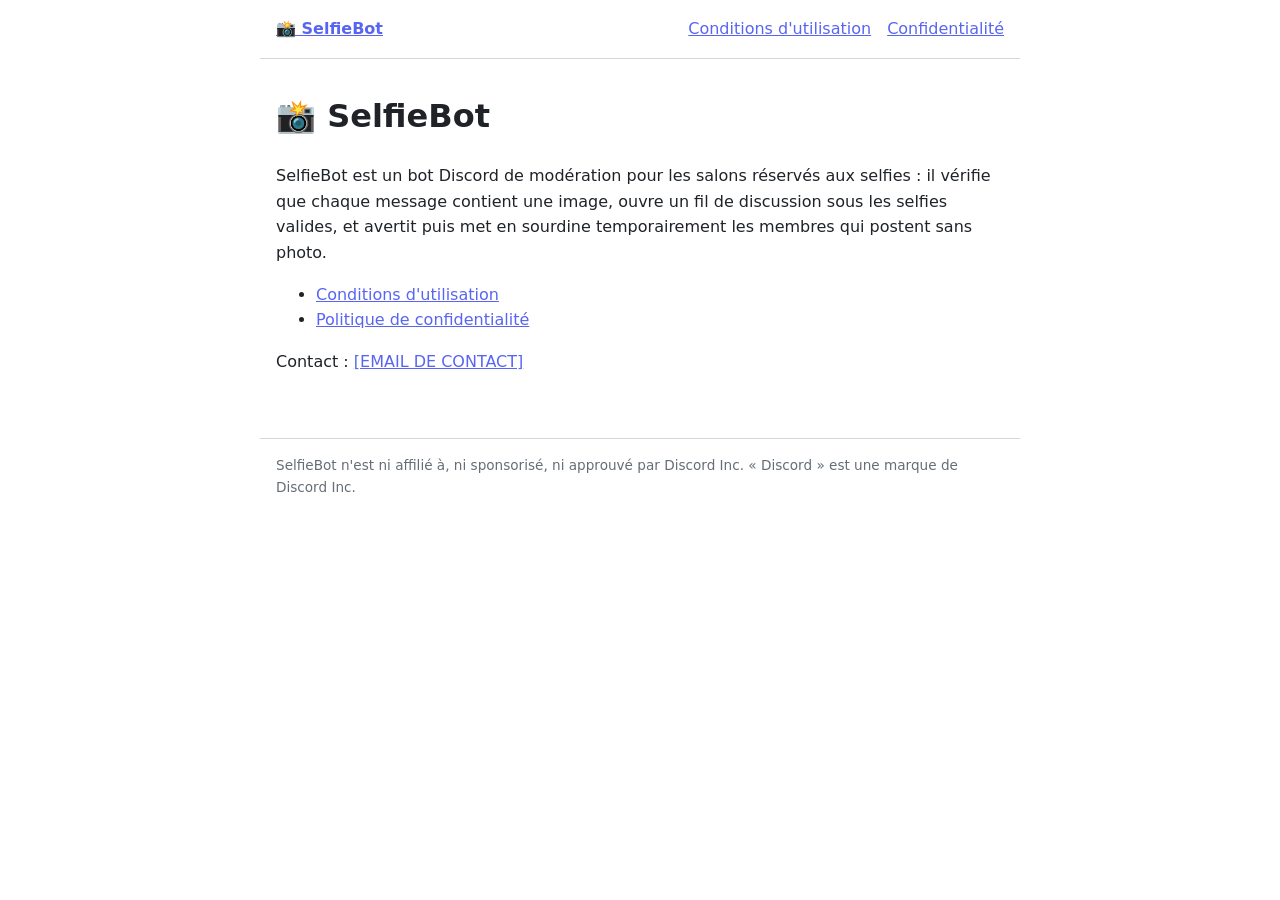
<file: docs/index.html>
<!doctype html><html lang="fr"><head><meta charset="utf-8"><meta name="viewport" content="width=device-width, initial-scale=1"><title>Accueil – SelfieBot</title><link rel="stylesheet" href="style.css"></head><body><header><a href="index.html"><strong>📸 SelfieBot</strong></a><nav><a href="terms.html">Conditions d'utilisation</a><a href="privacy.html">Confidentialité</a></nav></header><main><h1>📸 SelfieBot</h1>
<p>SelfieBot est un bot Discord de modération pour les salons réservés aux selfies : il vérifie que chaque message contient une image, ouvre un fil de discussion sous les selfies valides, et avertit puis met en sourdine temporairement les membres qui postent sans photo.</p>
<ul><li><a href="terms.html">Conditions d'utilisation</a></li><li><a href="privacy.html">Politique de confidentialité</a></li></ul>
<p>Contact : <a href="mailto:[EMAIL DE CONTACT]">[EMAIL DE CONTACT]</a></p></main><footer>SelfieBot n'est ni affilié à, ni sponsorisé, ni approuvé par Discord Inc. « Discord » est une marque de Discord Inc.</footer></body></html>
</file>
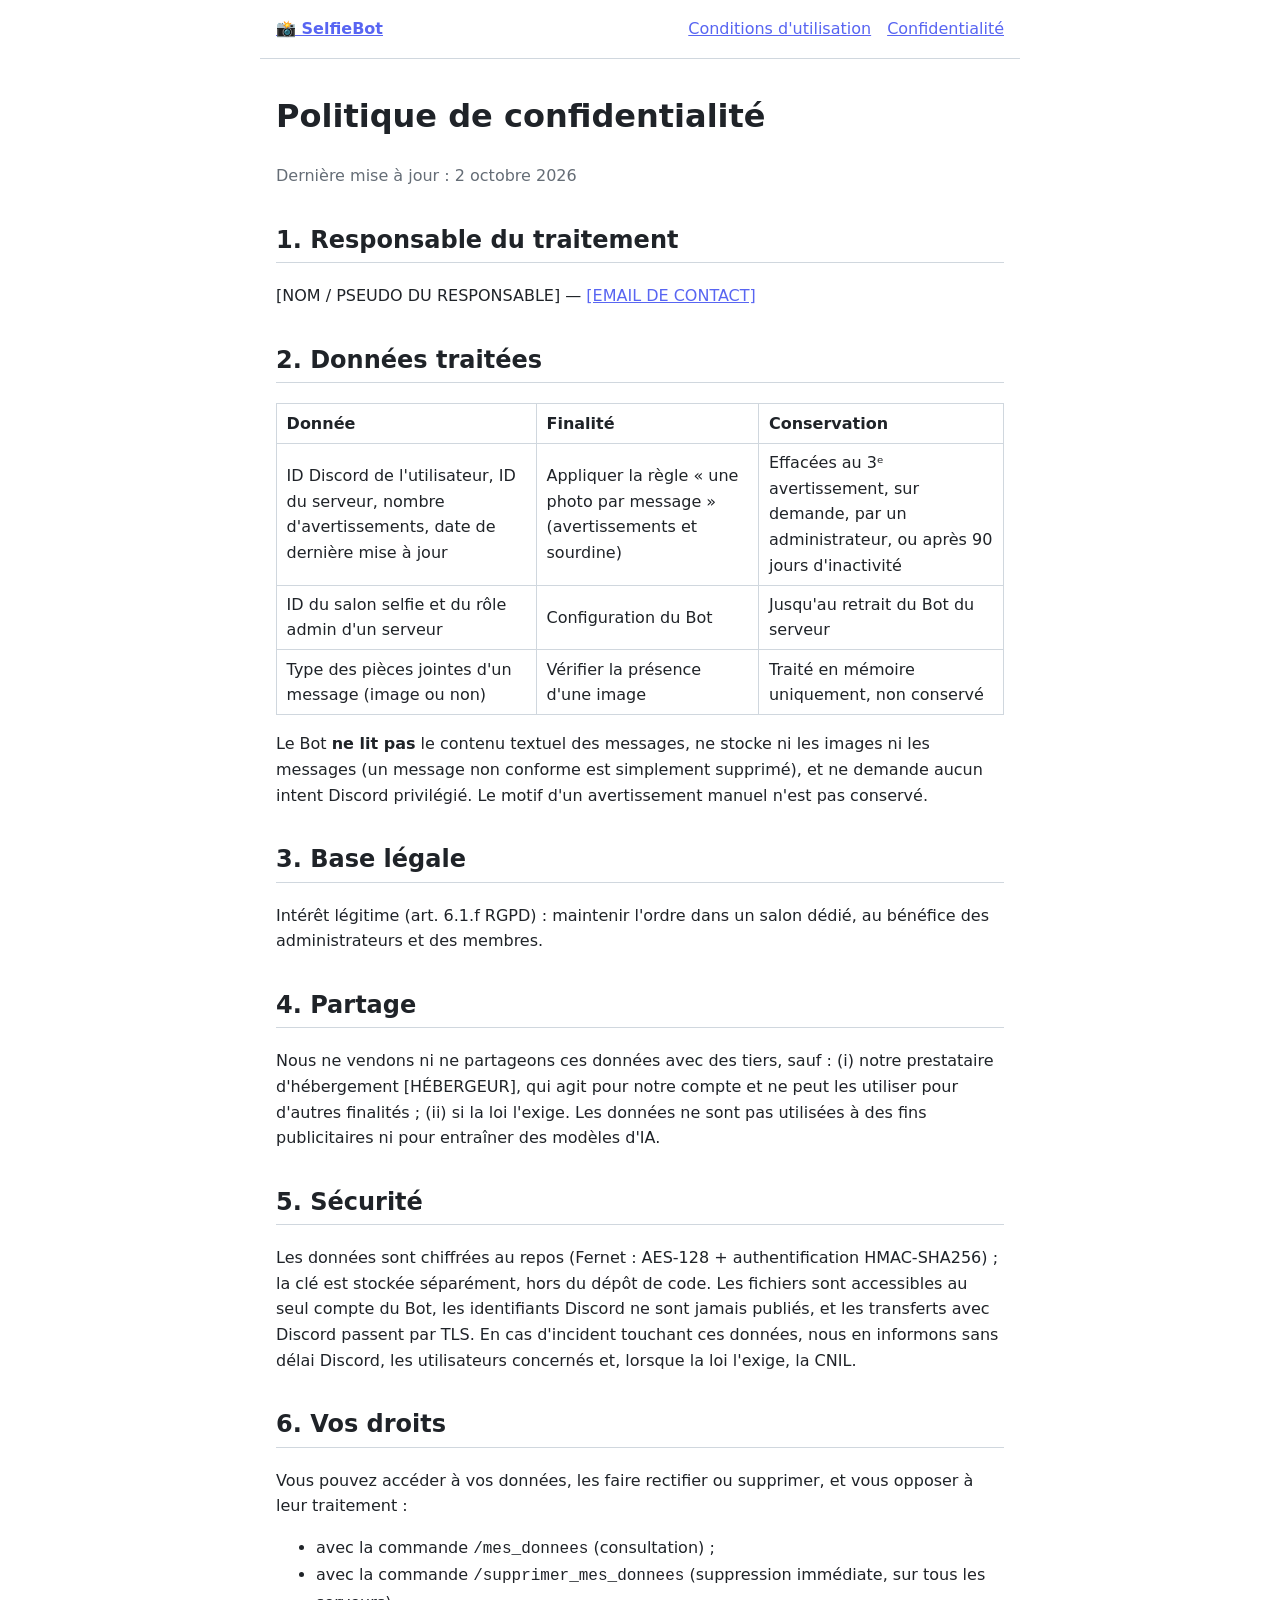
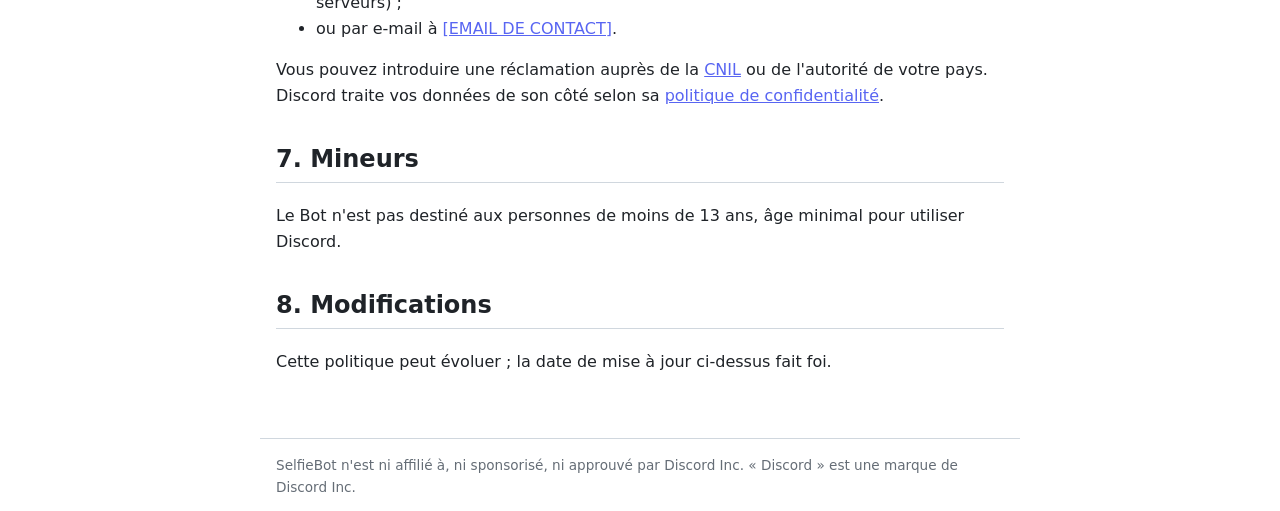
<file: docs/privacy.html>
<!doctype html><html lang="fr"><head><meta charset="utf-8"><meta name="viewport" content="width=device-width, initial-scale=1"><title>Politique de confidentialité – SelfieBot</title><link rel="stylesheet" href="style.css"></head><body><header><a href="index.html"><strong>📸 SelfieBot</strong></a><nav><a href="terms.html">Conditions d'utilisation</a><a href="privacy.html">Confidentialité</a></nav></header><main><h1>Politique de confidentialité</h1>
<p class="mut">Dernière mise à jour : 2 octobre 2026</p>
<h2>1. Responsable du traitement</h2>
<p>[NOM / PSEUDO DU RESPONSABLE] — <a href="mailto:[EMAIL DE CONTACT]">[EMAIL DE CONTACT]</a></p>
<h2>2. Données traitées</h2>
<table><tr><th>Donnée</th><th>Finalité</th><th>Conservation</th></tr>
<tr><td>ID Discord de l'utilisateur, ID du serveur, nombre d'avertissements, date de dernière mise à jour</td><td>Appliquer la règle « une photo par message » (avertissements et sourdine)</td><td>Effacées au 3ᵉ avertissement, sur demande, par un administrateur, ou après 90 jours d'inactivité</td></tr>
<tr><td>ID du salon selfie et du rôle admin d'un serveur</td><td>Configuration du Bot</td><td>Jusqu'au retrait du Bot du serveur</td></tr>
<tr><td>Type des pièces jointes d'un message (image ou non)</td><td>Vérifier la présence d'une image</td><td>Traité en mémoire uniquement, non conservé</td></tr></table>
<p>Le Bot <strong>ne lit pas</strong> le contenu textuel des messages, ne stocke ni les images ni les messages (un message non conforme est simplement supprimé), et ne demande aucun intent Discord privilégié. Le motif d'un avertissement manuel n'est pas conservé.</p>
<h2>3. Base légale</h2>
<p>Intérêt légitime (art. 6.1.f RGPD) : maintenir l'ordre dans un salon dédié, au bénéfice des administrateurs et des membres.</p>
<h2>4. Partage</h2>
<p>Nous ne vendons ni ne partageons ces données avec des tiers, sauf : (i) notre prestataire d'hébergement [HÉBERGEUR], qui agit pour notre compte et ne peut les utiliser pour d'autres finalités ; (ii) si la loi l'exige. Les données ne sont pas utilisées à des fins publicitaires ni pour entraîner des modèles d'IA.</p>
<h2>5. Sécurité</h2>
<p>Les données sont chiffrées au repos (Fernet : AES-128 + authentification HMAC-SHA256) ; la clé est stockée séparément, hors du dépôt de code. Les fichiers sont accessibles au seul compte du Bot, les identifiants Discord ne sont jamais publiés, et les transferts avec Discord passent par TLS. En cas d'incident touchant ces données, nous en informons sans délai Discord, les utilisateurs concernés et, lorsque la loi l'exige, la CNIL.</p>
<h2>6. Vos droits</h2>
<p>Vous pouvez accéder à vos données, les faire rectifier ou supprimer, et vous opposer à leur traitement :</p>
<ul><li>avec la commande <code>/mes_donnees</code> (consultation) ;</li><li>avec la commande <code>/supprimer_mes_donnees</code> (suppression immédiate, sur tous les serveurs) ;</li><li>ou par e-mail à <a href="mailto:[EMAIL DE CONTACT]">[EMAIL DE CONTACT]</a>.</li></ul>
<p>Vous pouvez introduire une réclamation auprès de la <a href="https://www.cnil.fr">CNIL</a> ou de l'autorité de votre pays. Discord traite vos données de son côté selon sa <a href="https://discord.com/privacy">politique de confidentialité</a>.</p>
<h2>7. Mineurs</h2>
<p>Le Bot n'est pas destiné aux personnes de moins de 13 ans, âge minimal pour utiliser Discord.</p>
<h2>8. Modifications</h2>
<p>Cette politique peut évoluer ; la date de mise à jour ci-dessus fait foi.</p></main><footer>SelfieBot n'est ni affilié à, ni sponsorisé, ni approuvé par Discord Inc. « Discord » est une marque de Discord Inc.</footer></body></html>
</file>
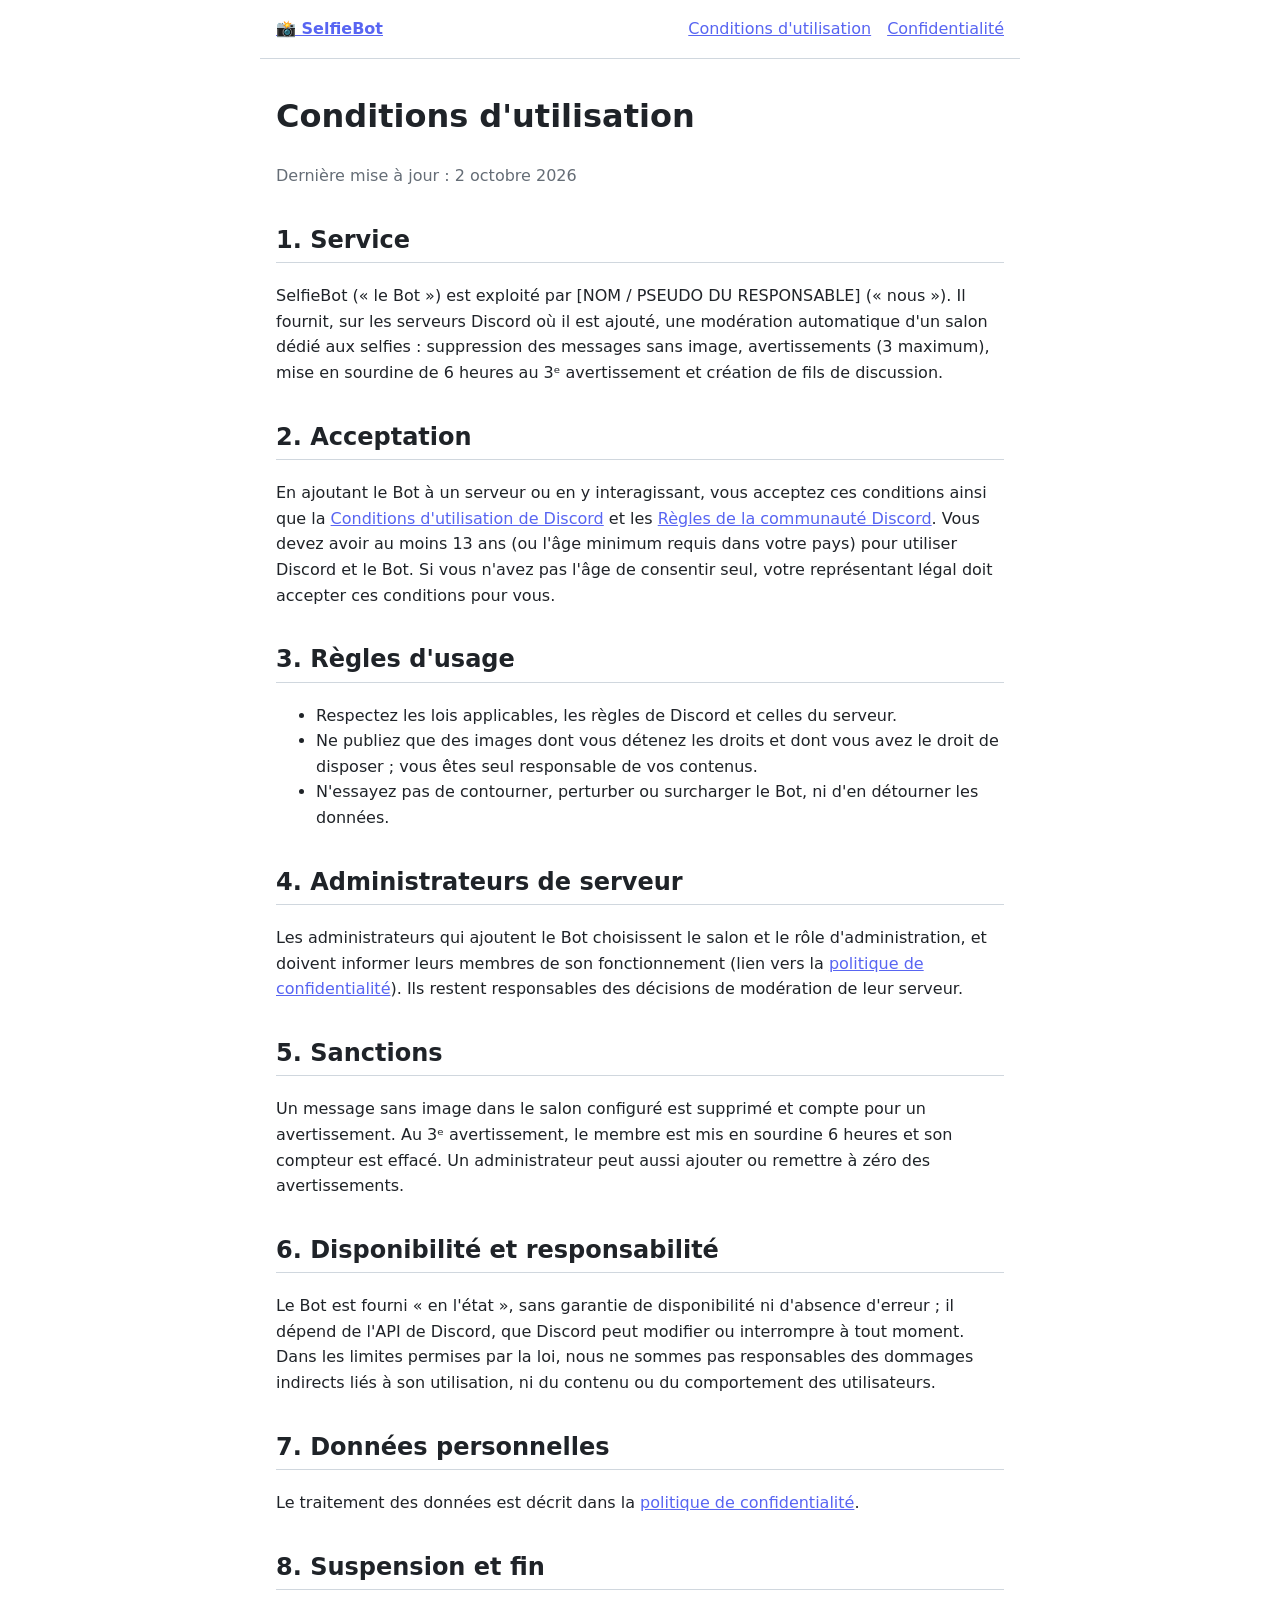
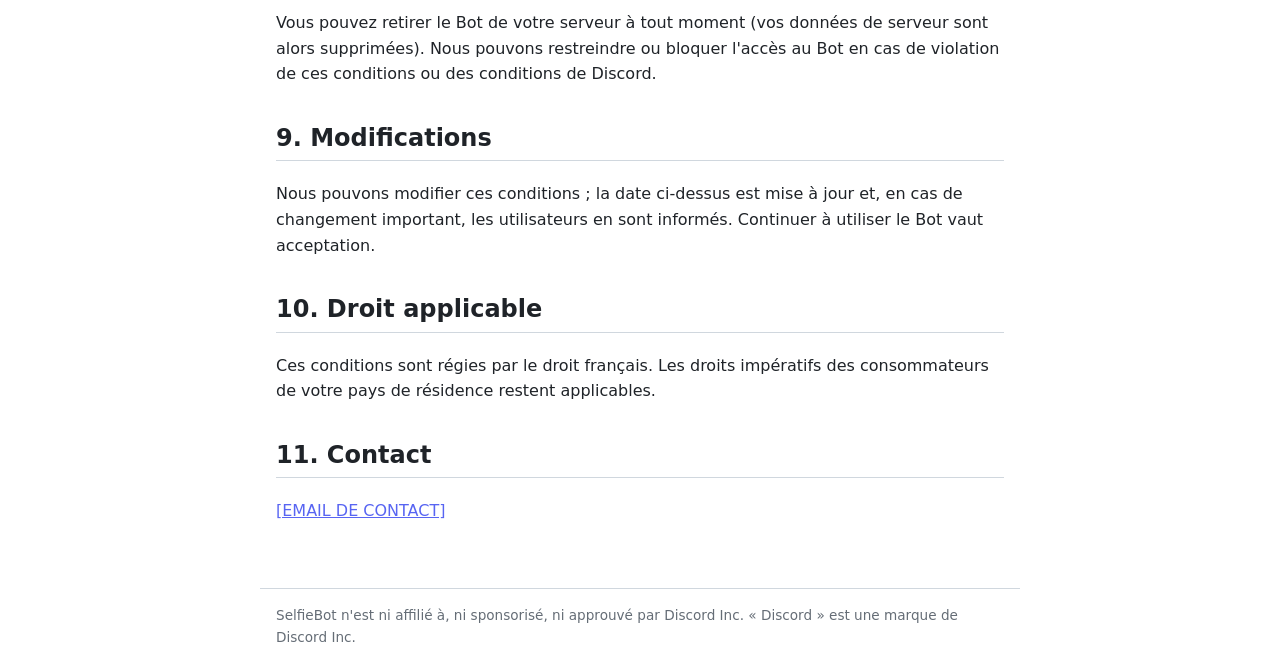
<file: docs/terms.html>
<!doctype html><html lang="fr"><head><meta charset="utf-8"><meta name="viewport" content="width=device-width, initial-scale=1"><title>Conditions d'utilisation – SelfieBot</title><link rel="stylesheet" href="style.css"></head><body><header><a href="index.html"><strong>📸 SelfieBot</strong></a><nav><a href="terms.html">Conditions d'utilisation</a><a href="privacy.html">Confidentialité</a></nav></header><main><h1>Conditions d'utilisation</h1>
<p class="mut">Dernière mise à jour : 2 octobre 2026</p>
<h2>1. Service</h2>
<p>SelfieBot (« le Bot ») est exploité par [NOM / PSEUDO DU RESPONSABLE] (« nous »). Il fournit, sur les serveurs Discord où il est ajouté, une modération automatique d'un salon dédié aux selfies : suppression des messages sans image, avertissements (3 maximum), mise en sourdine de 6 heures au 3ᵉ avertissement et création de fils de discussion.</p>
<h2>2. Acceptation</h2>
<p>En ajoutant le Bot à un serveur ou en y interagissant, vous acceptez ces conditions ainsi que la <a href="https://discord.com/terms">Conditions d'utilisation de Discord</a> et les <a href="https://discord.com/guidelines">Règles de la communauté Discord</a>. Vous devez avoir au moins 13 ans (ou l'âge minimum requis dans votre pays) pour utiliser Discord et le Bot. Si vous n'avez pas l'âge de consentir seul, votre représentant légal doit accepter ces conditions pour vous.</p>
<h2>3. Règles d'usage</h2>
<ul><li>Respectez les lois applicables, les règles de Discord et celles du serveur.</li>
<li>Ne publiez que des images dont vous détenez les droits et dont vous avez le droit de disposer ; vous êtes seul responsable de vos contenus.</li>
<li>N'essayez pas de contourner, perturber ou surcharger le Bot, ni d'en détourner les données.</li></ul>
<h2>4. Administrateurs de serveur</h2>
<p>Les administrateurs qui ajoutent le Bot choisissent le salon et le rôle d'administration, et doivent informer leurs membres de son fonctionnement (lien vers la <a href="privacy.html">politique de confidentialité</a>). Ils restent responsables des décisions de modération de leur serveur.</p>
<h2>5. Sanctions</h2>
<p>Un message sans image dans le salon configuré est supprimé et compte pour un avertissement. Au 3ᵉ avertissement, le membre est mis en sourdine 6 heures et son compteur est effacé. Un administrateur peut aussi ajouter ou remettre à zéro des avertissements.</p>
<h2>6. Disponibilité et responsabilité</h2>
<p>Le Bot est fourni « en l'état », sans garantie de disponibilité ni d'absence d'erreur ; il dépend de l'API de Discord, que Discord peut modifier ou interrompre à tout moment. Dans les limites permises par la loi, nous ne sommes pas responsables des dommages indirects liés à son utilisation, ni du contenu ou du comportement des utilisateurs.</p>
<h2>7. Données personnelles</h2>
<p>Le traitement des données est décrit dans la <a href="privacy.html">politique de confidentialité</a>.</p>
<h2>8. Suspension et fin</h2>
<p>Vous pouvez retirer le Bot de votre serveur à tout moment (vos données de serveur sont alors supprimées). Nous pouvons restreindre ou bloquer l'accès au Bot en cas de violation de ces conditions ou des conditions de Discord.</p>
<h2>9. Modifications</h2>
<p>Nous pouvons modifier ces conditions ; la date ci-dessus est mise à jour et, en cas de changement important, les utilisateurs en sont informés. Continuer à utiliser le Bot vaut acceptation.</p>
<h2>10. Droit applicable</h2>
<p>Ces conditions sont régies par le droit français. Les droits impératifs des consommateurs de votre pays de résidence restent applicables.</p>
<h2>11. Contact</h2>
<p><a href="mailto:[EMAIL DE CONTACT]">[EMAIL DE CONTACT]</a></p></main><footer>SelfieBot n'est ni affilié à, ni sponsorisé, ni approuvé par Discord Inc. « Discord » est une marque de Discord Inc.</footer></body></html>
</file>
<file: docs/style.css>
:root{--bg:#fff;--fg:#1f2328;--mut:#656d76;--ac:#5865f2;--bd:#d0d7de}
@media (prefers-color-scheme:dark){:root{--bg:#0d1117;--fg:#e6edf3;--mut:#8b949e;--ac:#8c96ff;--bd:#30363d}}
*{box-sizing:border-box}body{margin:0;background:var(--bg);color:var(--fg);font:16px/1.6 system-ui,sans-serif}
header,footer{max-width:760px;margin:auto;padding:1rem;display:flex;justify-content:space-between;flex-wrap:wrap;gap:.5rem}
header{border-bottom:1px solid var(--bd)}footer{border-top:1px solid var(--bd);color:var(--mut);font-size:.85rem;margin-top:2rem}
nav a{margin-left:1rem}a{color:var(--ac)}main{max-width:760px;margin:auto;padding:1rem}
h1{margin-top:1rem}h2{margin-top:2rem;border-bottom:1px solid var(--bd);padding-bottom:.2rem}
.mut{color:var(--mut)}table{border-collapse:collapse;width:100%;display:block;overflow-x:auto}
td,th{border:1px solid var(--bd);padding:.4rem .6rem;text-align:left}
</file>
